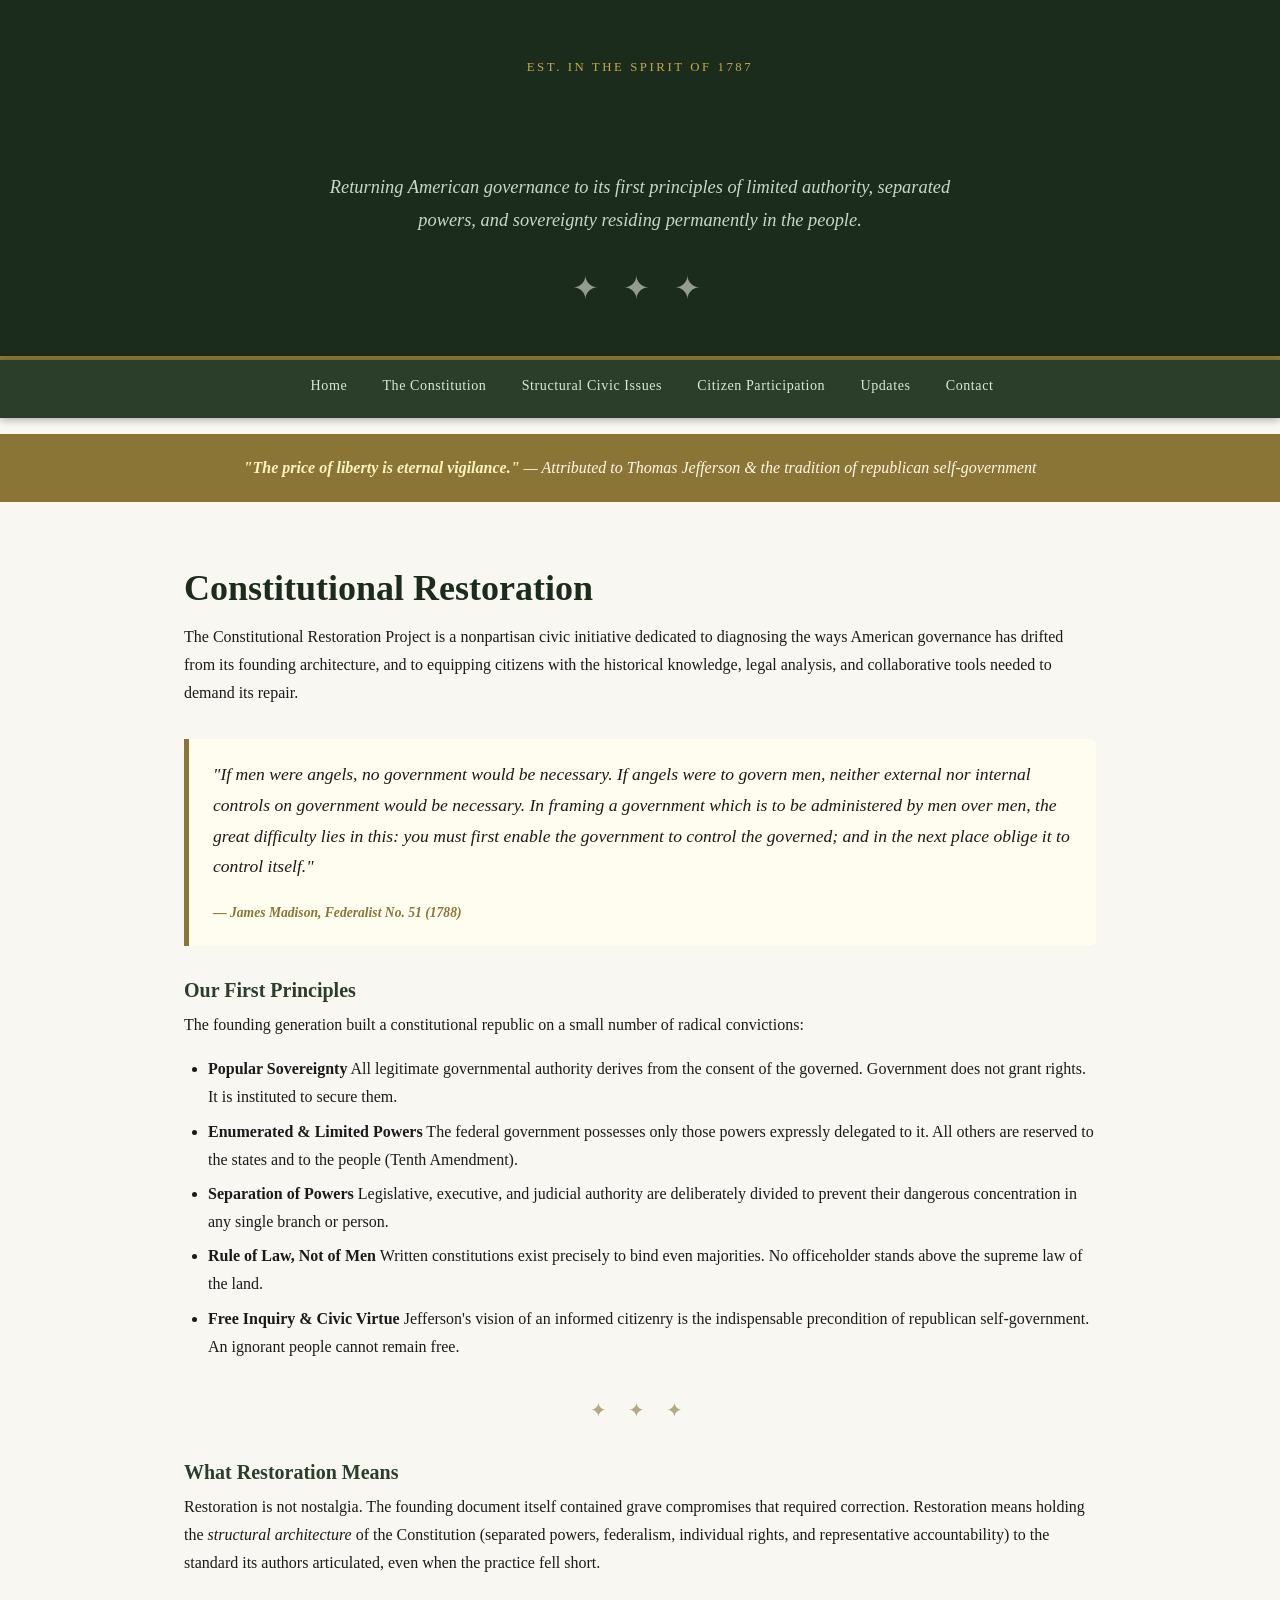
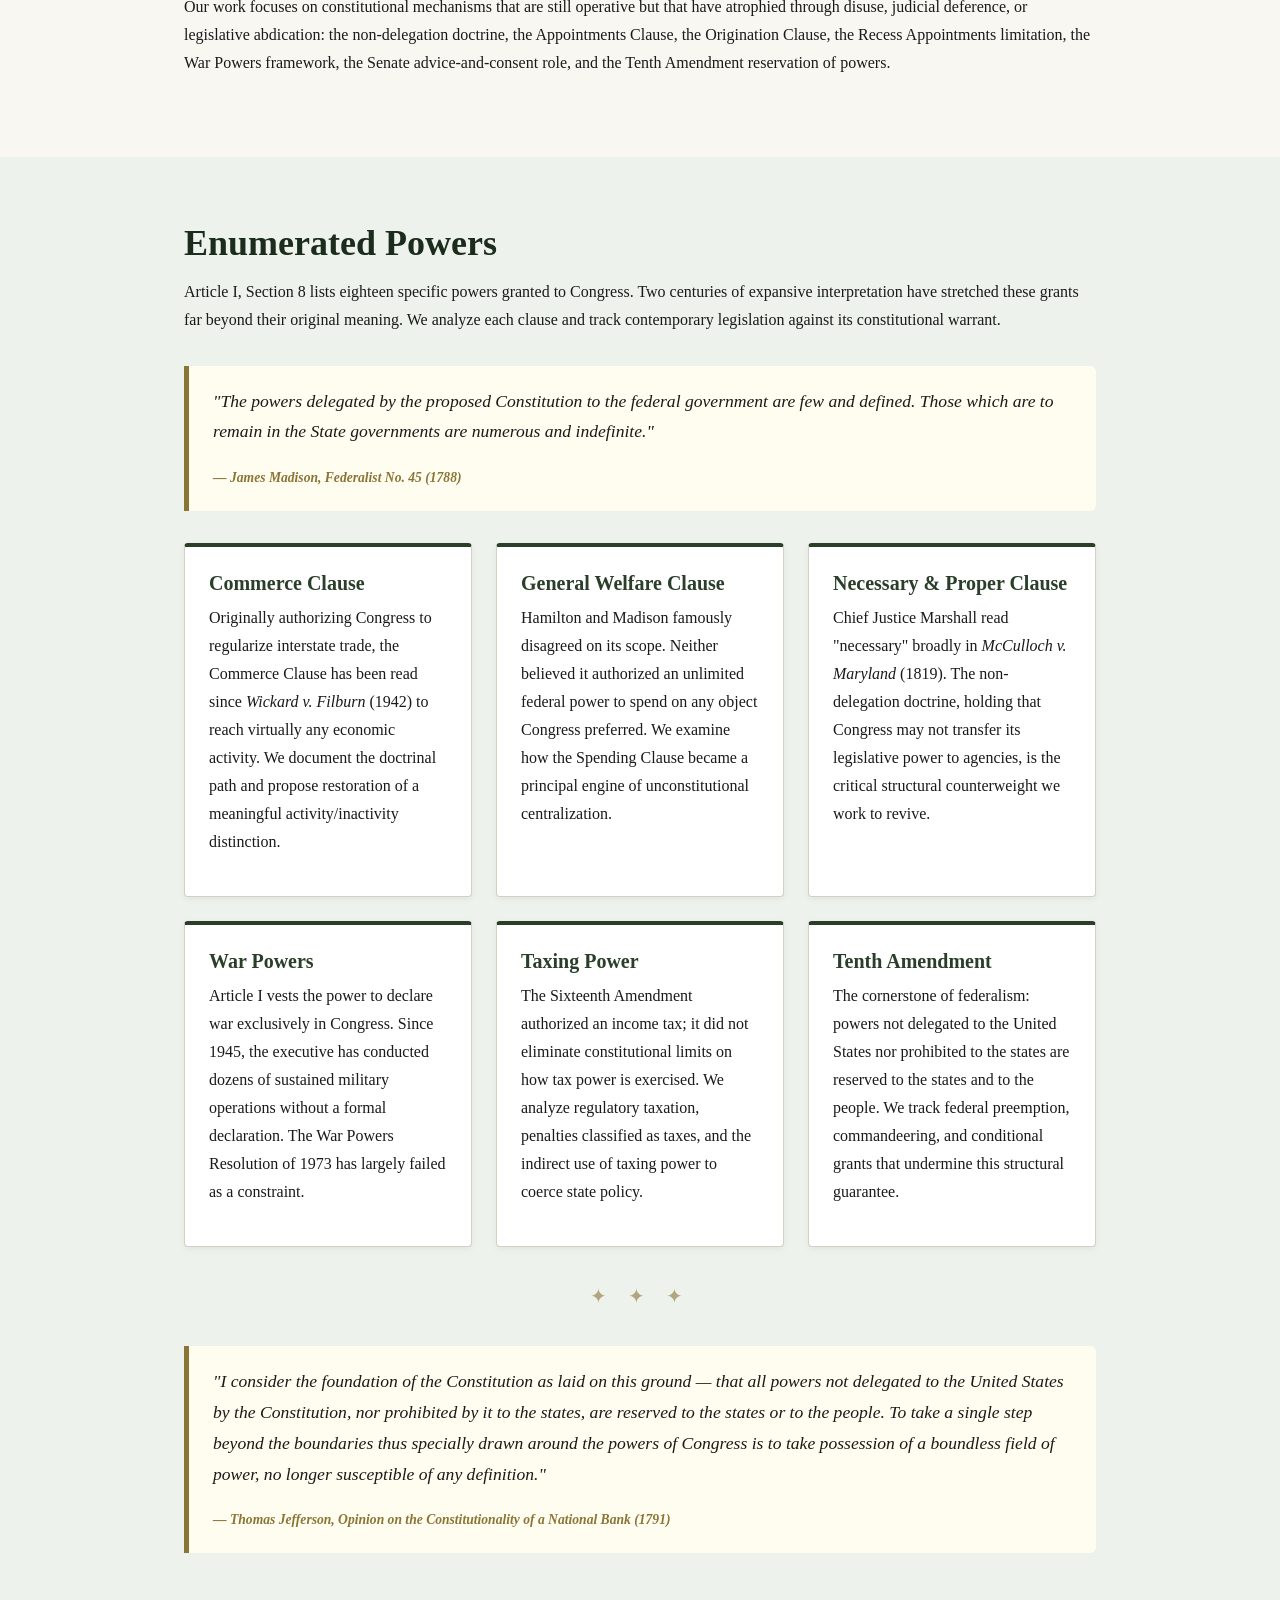
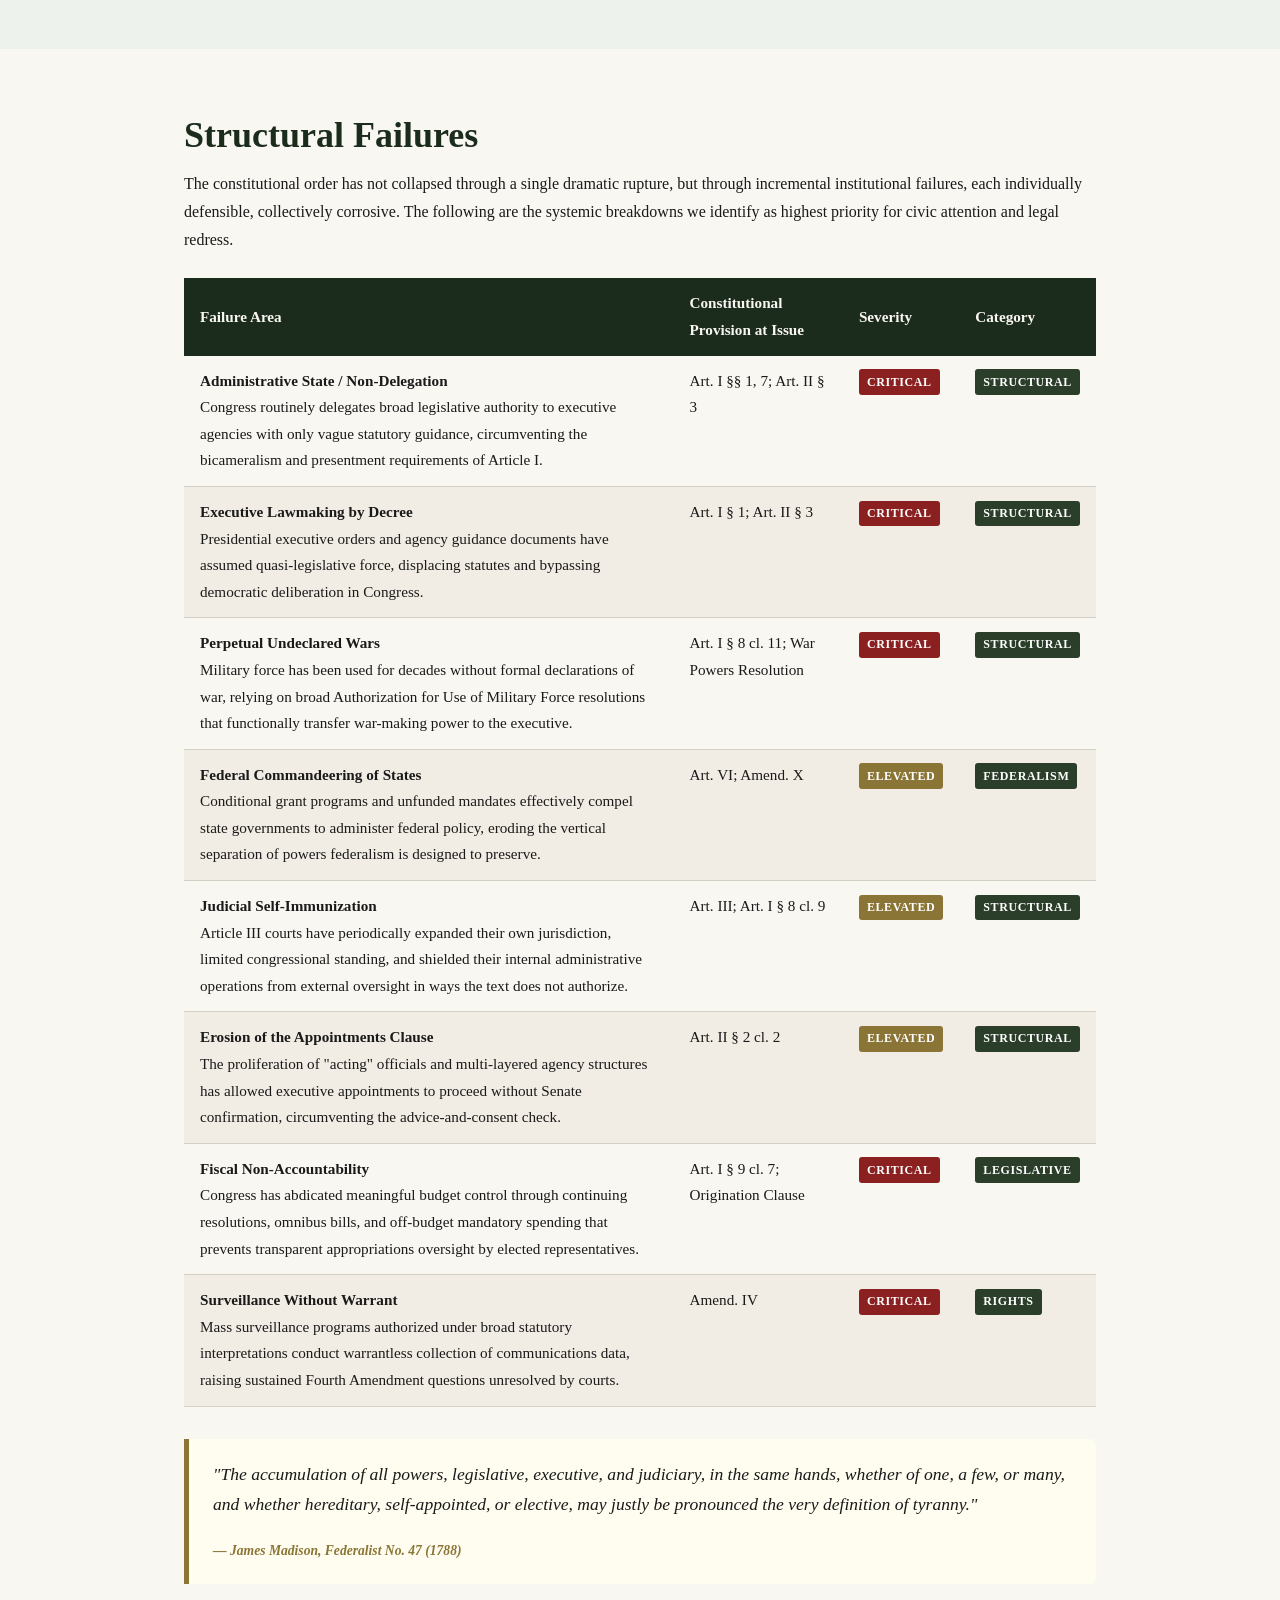
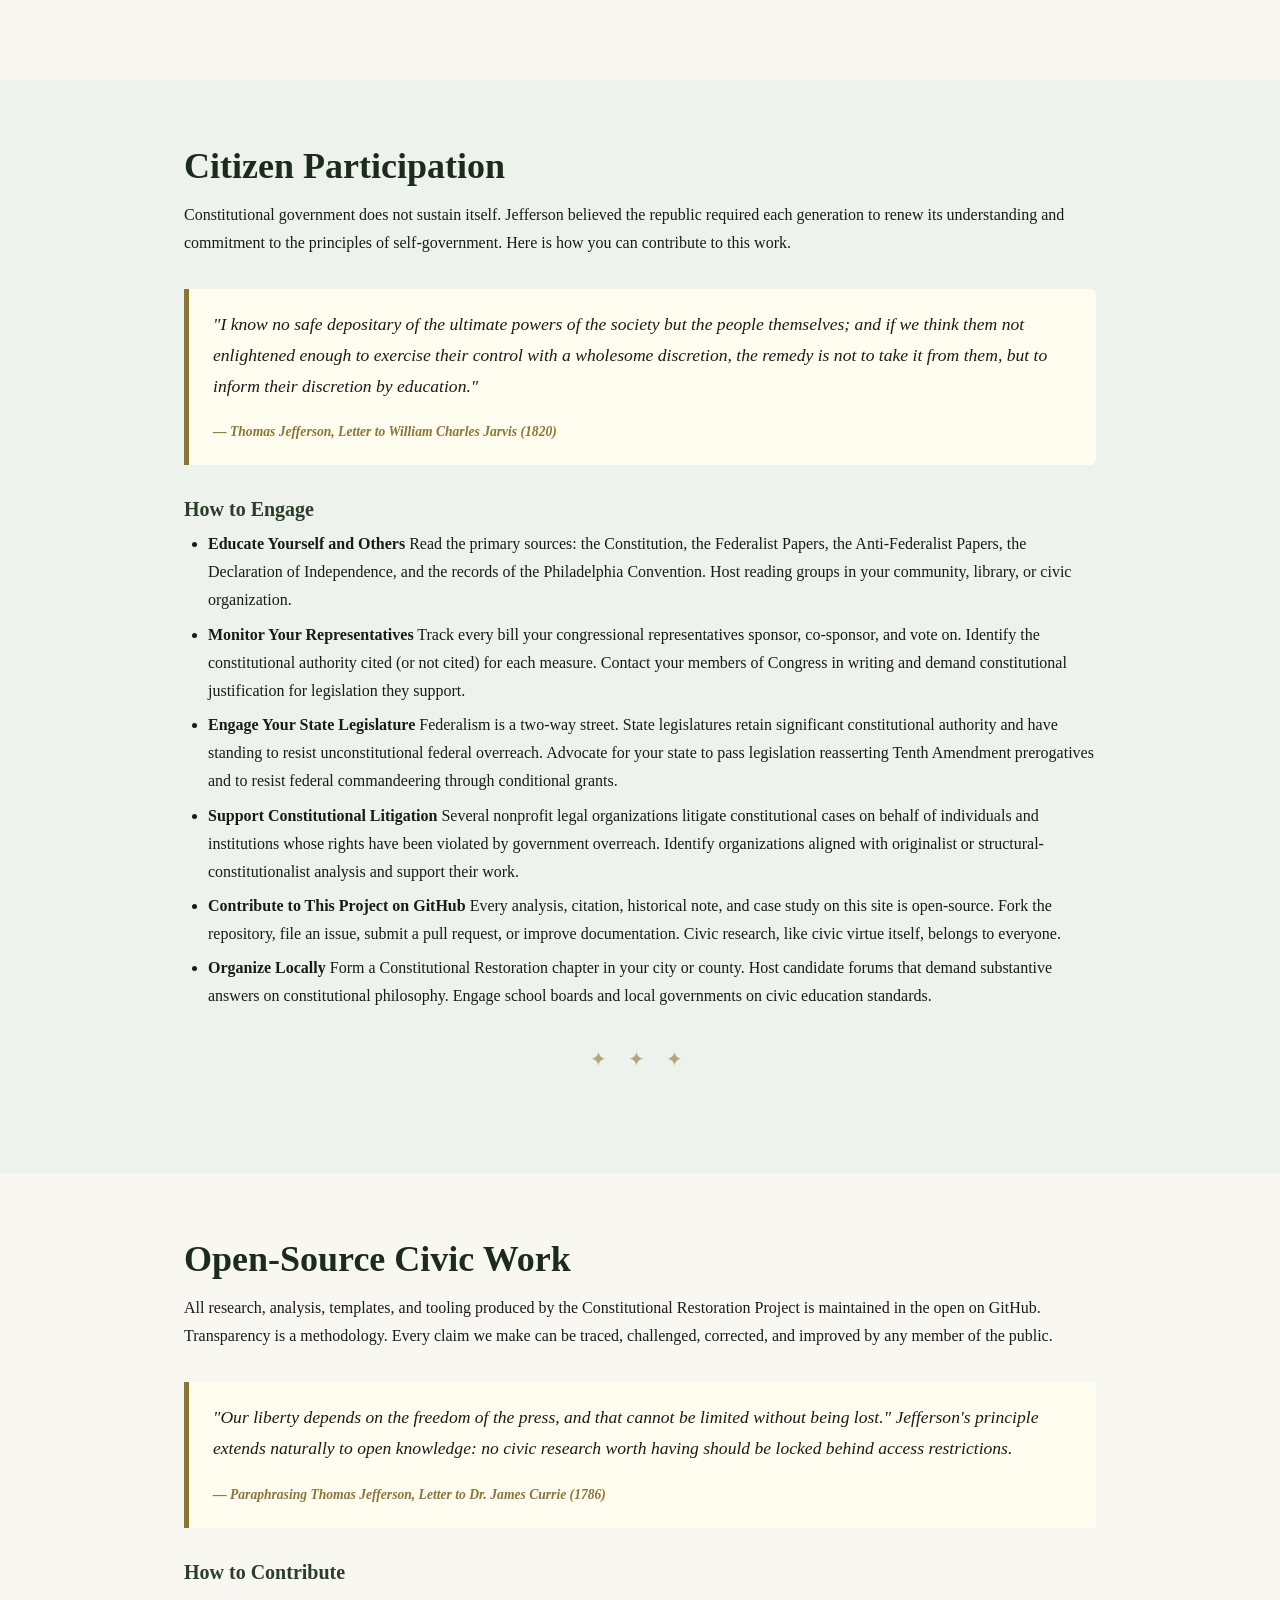
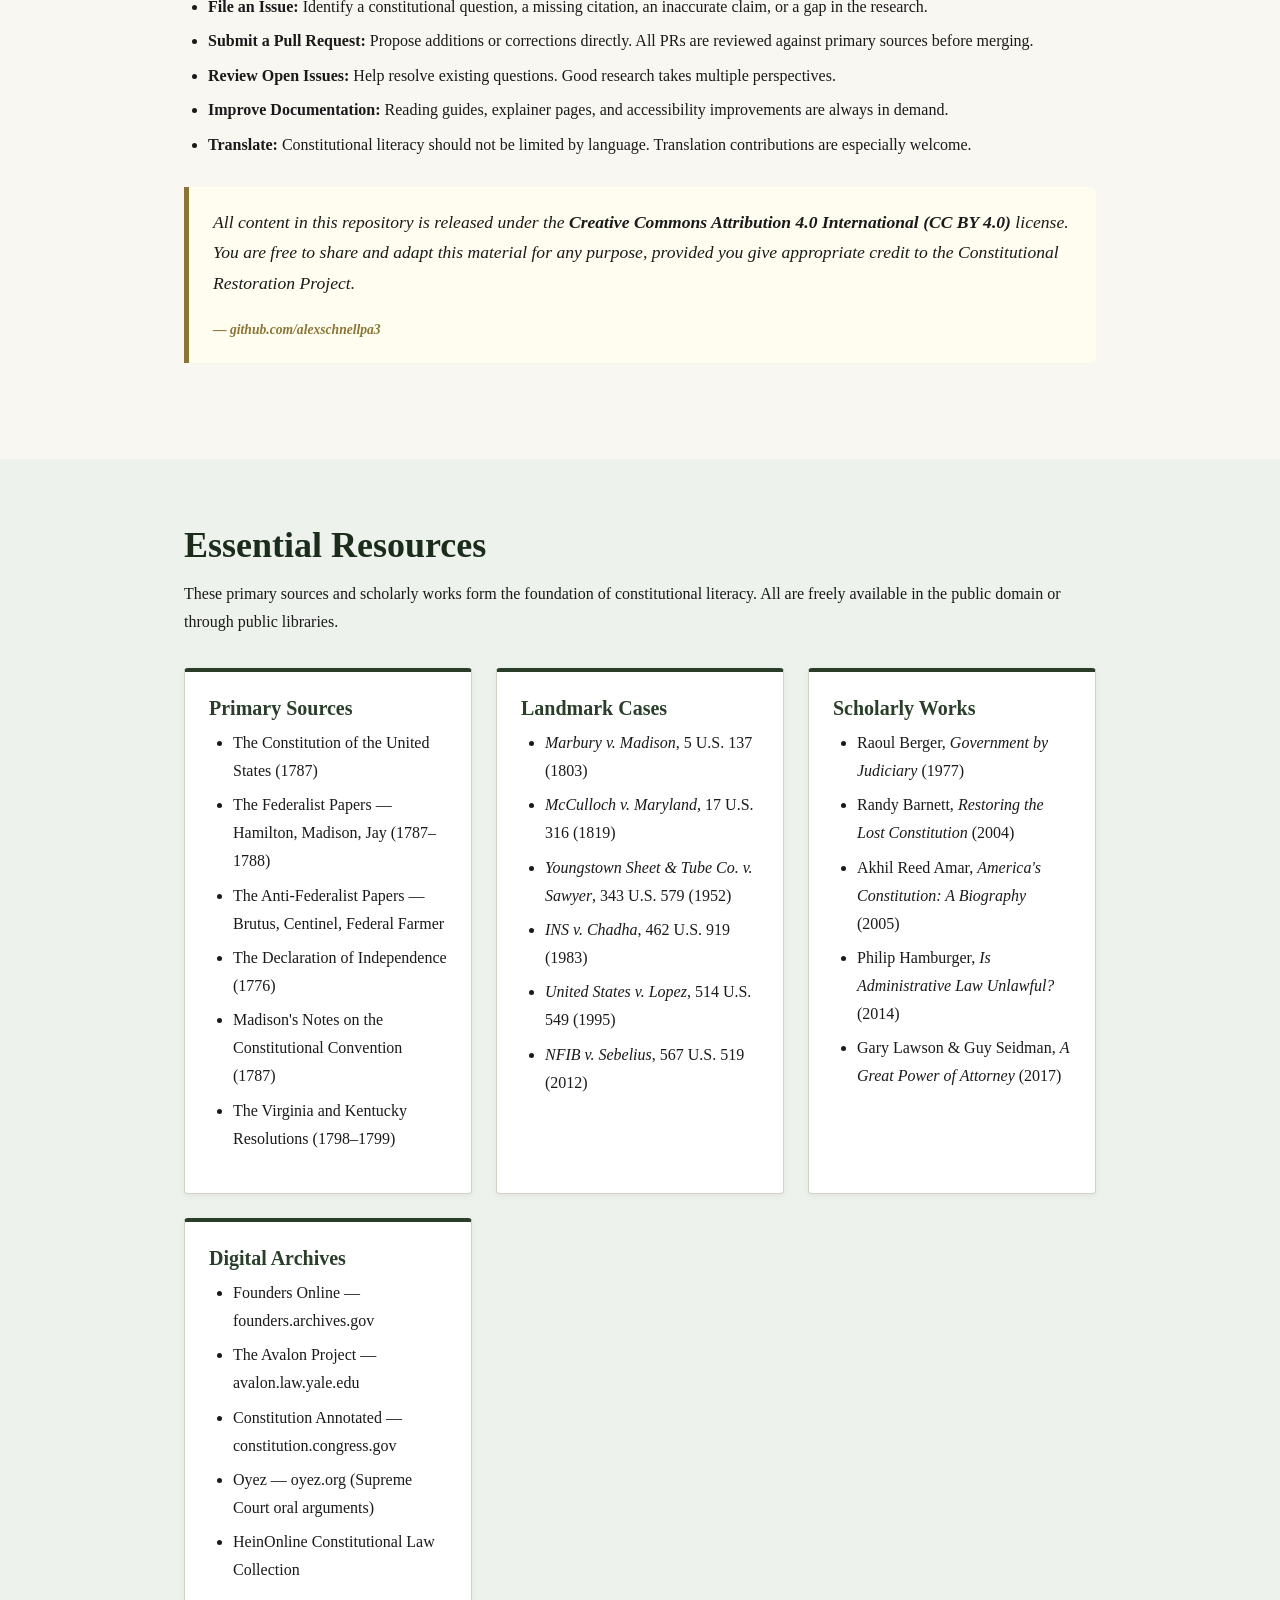
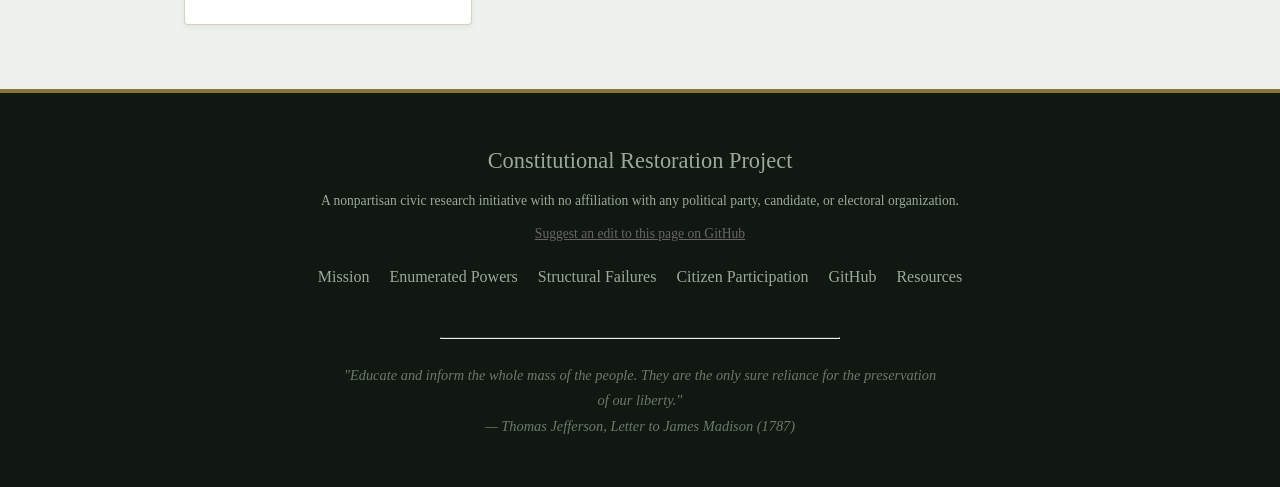
<file: index.html>
<!DOCTYPE html>
<html lang="en">
<head>
  <meta charset="UTF-8" />
  <meta name="viewport" content="width=device-width, initial-scale=1.0" />
  <title>Constitutional Restoration Project</title>
  <meta name="description" content="A citizen-led initiative to restore constitutional governance, enforce enumerated powers, and repair structural failures in American self-government." />
  <link rel="stylesheet" href="css/style.css">
</head>
<body>

<header>
  <p class="eyebrow">Est. in the spirit of 1787</p>
  <h1>Constitutional Restoration Project</h1>
  <p class="tagline">
    Returning American governance to its first principles of limited authority,
    separated powers, and sovereignty residing permanently in the people.
  </p>
  <div class="founding-seal">✦ ✦ ✦</div>
</header>

<nav>
  <ul>
    <li><a href="index.html">Home</a></li>
    <li><a href="constitution.html">The Constitution</a></li>
    <li><a href="pocketbook.html">Structural Civic Issues</a></li>
    <li><a href="grassroots.html">Citizen Participation</a></li>
    <li><a href="twitter.html">Updates</a></li>
    <li><a href="contact.html">Contact</a></li>
  </ul>
</nav>

<div class="hero-band">
  <strong>"The price of liberty is eternal vigilance."</strong>
  — Attributed to Thomas Jefferson &amp; the tradition of republican self-government
</div>

  <main>

    <!-- ===== SECTION 1: MISSION / CONSTITUTIONAL RESTORATION ===== -->
    <section id="mission">
      <div class="container">
        <h2>Constitutional Restoration</h2>
        <p class="section-intro">
          The Constitutional Restoration Project is a nonpartisan civic initiative dedicated to diagnosing the ways American governance has drifted from its founding architecture, and to equipping citizens with the historical knowledge, legal analysis, and collaborative tools needed to demand its repair.
        </p>

        <div class="callout">
          <p>
            "If men were angels, no government would be necessary. If angels were to govern men,
            neither external nor internal controls on government would be necessary. In framing a
            government which is to be administered by men over men, the great difficulty lies in
            this: you must first enable the government to control the governed; and in the next
            place oblige it to control itself."
          </p>
          <cite>— James Madison, Federalist No. 51 (1788)</cite>
        </div>

        <h3>Our First Principles</h3>
        <p>The founding generation built a constitutional republic on a small number of radical convictions:</p>
        <ul class="principles-list">
          <li>
            <div>
              <strong>Popular Sovereignty</strong>
              All legitimate governmental authority derives from the consent of the governed.
              Government does not grant rights. It is instituted to secure them.
            </div>
          </li>
          <li>
            <div>
              <strong>Enumerated &amp; Limited Powers</strong>
              The federal government possesses only those powers expressly delegated to it.
              All others are reserved to the states and to the people (Tenth Amendment).
            </div>
          </li>
          <li>
            <div>
              <strong>Separation of Powers</strong>
              Legislative, executive, and judicial authority are deliberately divided to prevent
              their dangerous concentration in any single branch or person.
            </div>
          </li>
          <li>
            <div>
              <strong>Rule of Law, Not of Men</strong>
              Written constitutions exist precisely to bind even majorities. No officeholder
              stands above the supreme law of the land.
            </div>
          </li>
          <li>
            <div>
              <strong>Free Inquiry &amp; Civic Virtue</strong>
              Jefferson's vision of an informed citizenry is the indispensable precondition of
              republican self-government. An ignorant people cannot remain free.
            </div>
          </li>
        </ul>

        <div class="ornament">✦ ✦ ✦</div>

        <h3>What Restoration Means</h3>
        <p>
          Restoration is not nostalgia. The founding document itself contained grave compromises that required correction. Restoration means holding the <em>structural architecture</em> of the Constitution (separated powers, federalism, individual rights, and representative accountability) to the standard its authors articulated, even when the practice fell short.
        </p>
        <p>
          Our work focuses on constitutional mechanisms that are still operative but that have
          atrophied through disuse, judicial deference, or legislative abdication: the
          non-delegation doctrine, the Appointments Clause, the Origination Clause, the
          Recess Appointments limitation, the War Powers framework, the Senate advice-and-consent
          role, and the Tenth Amendment reservation of powers.
        </p>
      </div>
    </section>

    <!-- ===== SECTION 2: ENUMERATED POWERS ===== -->
    <section id="enumerated-powers">
      <div class="container">
        <h2>Enumerated Powers</h2>
        <p class="section-intro">
          Article I, Section 8 lists eighteen specific powers granted to Congress. Two centuries
          of expansive interpretation have stretched these grants far beyond their original meaning.
          We analyze each clause and track contemporary legislation against its constitutional warrant.
        </p>

        <div class="callout">
          <p>
            "The powers delegated by the proposed Constitution to the federal government are few
            and defined. Those which are to remain in the State governments are numerous and
            indefinite."
          </p>
          <cite>— James Madison, Federalist No. 45 (1788)</cite>
        </div>

        <div class="card-grid">

          <div class="card">
            <h3>Commerce Clause</h3>
            <p>
              Originally authorizing Congress to regularize interstate trade, the Commerce Clause
              has been read since <em>Wickard v. Filburn</em> (1942) to reach virtually any
              economic activity. We document the doctrinal path and propose restoration of a
              meaningful activity/inactivity distinction.
            </p>
          </div>

          <div class="card">
            <h3>General Welfare Clause</h3>
            <p>
              Hamilton and Madison famously disagreed on its scope. Neither believed it authorized
              an unlimited federal power to spend on any object Congress preferred. We examine
              how the Spending Clause became a principal engine of unconstitutional centralization.
            </p>
          </div>

          <div class="card">
            <h3>Necessary &amp; Proper Clause</h3>
            <p>
              Chief Justice Marshall read "necessary" broadly in <em>McCulloch v. Maryland</em>
              (1819). The non-delegation doctrine, holding that Congress may not transfer its
              legislative power to agencies, is the critical structural counterweight we work
              to revive.
            </p>
          </div>

          <div class="card">
            <h3>War Powers</h3>
            <p>
              Article I vests the power to declare war exclusively in Congress. Since 1945, the
              executive has conducted dozens of sustained military operations without a formal
              declaration. The War Powers Resolution of 1973 has largely failed as a constraint.
            </p>
          </div>

          <div class="card">
            <h3>Taxing Power</h3>
            <p>
              The Sixteenth Amendment authorized an income tax; it did not eliminate
              constitutional limits on how tax power is exercised. We analyze regulatory taxation,
              penalties classified as taxes, and the indirect use of taxing power to coerce
              state policy.
            </p>
          </div>

          <div class="card">
            <h3>Tenth Amendment</h3>
            <p>
              The cornerstone of federalism: powers not delegated to the United States nor
              prohibited to the states are reserved to the states and to the people. We track
              federal preemption, commandeering, and conditional grants that undermine this
              structural guarantee.
            </p>
          </div>

        </div>

        <div class="ornament">✦ ✦ ✦</div>

        <div class="callout">
          <p>
            "I consider the foundation of the Constitution as laid on this ground — that all powers
            not delegated to the United States by the Constitution, nor prohibited by it to the
            states, are reserved to the states or to the people. To take a single step beyond
            the boundaries thus specially drawn around the powers of Congress is to take
            possession of a boundless field of power, no longer susceptible of any definition."
          </p>
          <cite>— Thomas Jefferson, Opinion on the Constitutionality of a National Bank (1791)</cite>
        </div>

      </div>
    </section>

    <!-- ===== SECTION 3: STRUCTURAL FAILURES ===== -->
    <section id="structural-failures">
      <div class="container">
        <h2>Structural Failures</h2>
        <p class="section-intro">
          The constitutional order has not collapsed through a single dramatic rupture, but through
          incremental institutional failures, each individually defensible, collectively corrosive.
          The following are the systemic breakdowns we identify as highest priority for civic
          attention and legal redress.
        </p>

        <table class="failure-table" aria-label="Structural failures in constitutional governance">
          <thead>
            <tr>
              <th>Failure Area</th>
              <th>Constitutional Provision at Issue</th>
              <th>Severity</th>
              <th>Category</th>
            </tr>
          </thead>
          <tbody>
            <tr>
              <td><strong>Administrative State / Non-Delegation</strong><br />Congress routinely delegates broad legislative authority to executive agencies with only vague statutory guidance, circumventing the bicameralism and presentment requirements of Article I.</td>
              <td>Art. I §§ 1, 7; Art. II § 3</td>
              <td><span class="badge badge-high">Critical</span></td>
              <td><span class="badge badge-struc">Structural</span></td>
            </tr>
            <tr>
              <td><strong>Executive Lawmaking by Decree</strong><br />Presidential executive orders and agency guidance documents have assumed quasi-legislative force, displacing statutes and bypassing democratic deliberation in Congress.</td>
              <td>Art. I § 1; Art. II § 3</td>
              <td><span class="badge badge-high">Critical</span></td>
              <td><span class="badge badge-struc">Structural</span></td>
            </tr>
            <tr>
              <td><strong>Perpetual Undeclared Wars</strong><br />Military force has been used for decades without formal declarations of war, relying on broad Authorization for Use of Military Force resolutions that functionally transfer war-making power to the executive.</td>
              <td>Art. I § 8 cl. 11; War Powers Resolution</td>
              <td><span class="badge badge-high">Critical</span></td>
              <td><span class="badge badge-struc">Structural</span></td>
            </tr>
            <tr>
              <td><strong>Federal Commandeering of States</strong><br />Conditional grant programs and unfunded mandates effectively compel state governments to administer federal policy, eroding the vertical separation of powers federalism is designed to preserve.</td>
              <td>Art. VI; Amend. X</td>
              <td><span class="badge badge-med">Elevated</span></td>
              <td><span class="badge badge-struc">Federalism</span></td>
            </tr>
            <tr>
              <td><strong>Judicial Self-Immunization</strong><br />Article III courts have periodically expanded their own jurisdiction, limited congressional standing, and shielded their internal administrative operations from external oversight in ways the text does not authorize.</td>
              <td>Art. III; Art. I § 8 cl. 9</td>
              <td><span class="badge badge-med">Elevated</span></td>
              <td><span class="badge badge-struc">Structural</span></td>
            </tr>
            <tr>
              <td><strong>Erosion of the Appointments Clause</strong><br />The proliferation of "acting" officials and multi-layered agency structures has allowed executive appointments to proceed without Senate confirmation, circumventing the advice-and-consent check.</td>
              <td>Art. II § 2 cl. 2</td>
              <td><span class="badge badge-med">Elevated</span></td>
              <td><span class="badge badge-struc">Structural</span></td>
            </tr>
            <tr>
              <td><strong>Fiscal Non-Accountability</strong><br />Congress has abdicated meaningful budget control through continuing resolutions, omnibus bills, and off-budget mandatory spending that prevents transparent appropriations oversight by elected representatives.</td>
              <td>Art. I § 9 cl. 7; Origination Clause</td>
              <td><span class="badge badge-high">Critical</span></td>
              <td><span class="badge badge-struc">Legislative</span></td>
            </tr>
            <tr>
              <td><strong>Surveillance Without Warrant</strong><br />Mass surveillance programs authorized under broad statutory interpretations conduct warrantless collection of communications data, raising sustained Fourth Amendment questions unresolved by courts.</td>
              <td>Amend. IV</td>
              <td><span class="badge badge-high">Critical</span></td>
              <td><span class="badge badge-struc">Rights</span></td>
            </tr>
          </tbody>
        </table>

        <div class="callout" style="margin-top: 2rem;">
          <p>
            "The accumulation of all powers, legislative, executive, and judiciary, in the same
            hands, whether of one, a few, or many, and whether hereditary, self-appointed, or
            elective, may justly be pronounced the very definition of tyranny."
          </p>
          <cite>— James Madison, Federalist No. 47 (1788)</cite>
        </div>

      </div>
    </section>

    <!-- ===== SECTION 4: CITIZEN PARTICIPATION ===== -->
    <section id="participation">
      <div class="container">
        <h2>Citizen Participation</h2>
        <p class="section-intro">
          Constitutional government does not sustain itself. Jefferson believed the republic
          required each generation to renew its understanding and commitment to the
          principles of self-government. Here is how you can contribute to this work.
        </p>

        <div class="callout">
          <p>
            "I know no safe depositary of the ultimate powers of the society but the people
            themselves; and if we think them not enlightened enough to exercise their control
            with a wholesome discretion, the remedy is not to take it from them, but to
            inform their discretion by education."
          </p>
          <cite>— Thomas Jefferson, Letter to William Charles Jarvis (1820)</cite>
        </div>

        <h3>How to Engage</h3>
        <ul class="steps">
          <li>
            <strong>Educate Yourself and Others</strong>
            Read the primary sources: the Constitution, the Federalist Papers, the Anti-Federalist
            Papers, the Declaration of Independence, and the records of the Philadelphia Convention.
            Host reading groups in your community, library, or civic organization.
          </li>
          <li>
            <strong>Monitor Your Representatives</strong>
            Track every bill your congressional representatives sponsor, co-sponsor, and vote on.
            Identify the constitutional authority cited (or not cited) for each measure. Contact
            your members of Congress in writing and demand constitutional justification for
            legislation they support.
          </li>
          <li>
            <strong>Engage Your State Legislature</strong>
            Federalism is a two-way street. State legislatures retain significant constitutional
            authority and have standing to resist unconstitutional federal overreach. Advocate for
            your state to pass legislation reasserting Tenth Amendment prerogatives and to resist
            federal commandeering through conditional grants.
          </li>
          <li>
            <strong>Support Constitutional Litigation</strong>
            Several nonprofit legal organizations litigate constitutional cases on behalf of
            individuals and institutions whose rights have been violated by government overreach.
            Identify organizations aligned with originalist or structural-constitutionalist
            analysis and support their work.
          </li>
          <li>
            <strong>Contribute to This Project on GitHub</strong>
            Every analysis, citation, historical note, and case study on this site is
            open-source. Fork the repository, file an issue, submit a pull request, or improve
            documentation. Civic research, like civic virtue itself, belongs to everyone.
          </li>
          <li>
            <strong>Organize Locally</strong>
            Form a Constitutional Restoration chapter in your city or county. Host candidate
            forums that demand substantive answers on constitutional philosophy. Engage school
            boards and local governments on civic education standards.
          </li>
        </ul>

        <div class="ornament">✦ ✦ ✦</div>
      </div>
    </section>

    <!-- ===== SECTION 5: GITHUB INVOLVEMENT ===== -->
    <section id="github">
      <div class="container">
        <h2>Open-Source Civic Work</h2>
        <p class="section-intro">
          All research, analysis, templates, and tooling produced by the Constitutional Restoration Project is maintained in the open on GitHub. Transparency is a methodology. Every claim we make can be traced, challenged, corrected, and improved by any member of the public.
        </p>

        <div class="callout">
          <p>
            "Our liberty depends on the freedom of the press, and that cannot be limited without
            being lost." Jefferson's principle extends naturally to open knowledge: no civic
            research worth having should be locked behind access restrictions.
          </p>
          <cite>— Paraphrasing Thomas Jefferson, Letter to Dr. James Currie (1786)</cite>
        </div>

        <h3 style="margin-top: 2rem;">How to Contribute</h3>
        <ul>
          <li><strong>File an Issue:</strong> Identify a constitutional question, a missing citation, an inaccurate claim, or a gap in the research.</li>
          <li><strong>Submit a Pull Request:</strong> Propose additions or corrections directly. All PRs are reviewed against primary sources before merging.</li>
          <li><strong>Review Open Issues:</strong> Help resolve existing questions. Good research takes multiple perspectives.</li>
          <li><strong>Improve Documentation:</strong> Reading guides, explainer pages, and accessibility improvements are always in demand.</li>
          <li><strong>Translate:</strong> Constitutional literacy should not be limited by language. Translation contributions are especially welcome.</li>
        </ul>

        <div class="callout" style="margin-top: 1.75rem;">
          <p>
            All content in this repository is released under the
            <strong>Creative Commons Attribution 4.0 International (CC BY 4.0)</strong> license.
            You are free to share and adapt this material for any purpose, provided you give
            appropriate credit to the Constitutional Restoration Project.
          </p>
          <cite>— github.com/alexschnellpa3</cite>
        </div>

      </div>
    </section>

    <!-- ===== SECTION 6: RESOURCES ===== -->
    <section id="resources">
      <div class="container">
        <h2>Essential Resources</h2>
        <p class="section-intro">
          These primary sources and scholarly works form the foundation of constitutional literacy.
          All are freely available in the public domain or through public libraries.
        </p>

        <div class="card-grid">
          <div class="card">
            <h3>Primary Sources</h3>
            <ul>
              <li>The Constitution of the United States (1787)</li>
              <li>The Federalist Papers — Hamilton, Madison, Jay (1787–1788)</li>
              <li>The Anti-Federalist Papers — Brutus, Centinel, Federal Farmer</li>
              <li>The Declaration of Independence (1776)</li>
              <li>Madison's Notes on the Constitutional Convention (1787)</li>
              <li>The Virginia and Kentucky Resolutions (1798–1799)</li>
            </ul>
          </div>
          <div class="card">
            <h3>Landmark Cases</h3>
            <ul>
              <li><em>Marbury v. Madison</em>, 5 U.S. 137 (1803)</li>
              <li><em>McCulloch v. Maryland</em>, 17 U.S. 316 (1819)</li>
              <li><em>Youngstown Sheet &amp; Tube Co. v. Sawyer</em>, 343 U.S. 579 (1952)</li>
              <li><em>INS v. Chadha</em>, 462 U.S. 919 (1983)</li>
              <li><em>United States v. Lopez</em>, 514 U.S. 549 (1995)</li>
              <li><em>NFIB v. Sebelius</em>, 567 U.S. 519 (2012)</li>
            </ul>
          </div>
          <div class="card">
            <h3>Scholarly Works</h3>
            <ul>
              <li>Raoul Berger, <em>Government by Judiciary</em> (1977)</li>
              <li>Randy Barnett, <em>Restoring the Lost Constitution</em> (2004)</li>
              <li>Akhil Reed Amar, <em>America's Constitution: A Biography</em> (2005)</li>
              <li>Philip Hamburger, <em>Is Administrative Law Unlawful?</em> (2014)</li>
              <li>Gary Lawson &amp; Guy Seidman, <em>A Great Power of Attorney</em> (2017)</li>
            </ul>
          </div>
          <div class="card">
            <h3>Digital Archives</h3>
            <ul>
              <li>Founders Online — founders.archives.gov</li>
              <li>The Avalon Project — avalon.law.yale.edu</li>
              <li>Constitution Annotated — constitution.congress.gov</li>
              <li>Oyez — oyez.org (Supreme Court oral arguments)</li>
              <li>HeinOnline Constitutional Law Collection</li>
            </ul>
          </div>
        </div>

      </div>
    </section>

  </main>

<footer>
  <div class="footer-logo">Constitutional Restoration Project</div>
  <p>A nonpartisan civic research initiative with no affiliation with any political party,
     candidate, or electoral organization.</p>
  <a href="https://github.com/alexschnellpa3/alexschnellpa3.github.io/edit/main/index.html" style="font-size: 0.85em; color: #666;">
      Suggest an edit to this page on GitHub
  </a>
  <ul class="footer-links">
    <li><a href="#mission">Mission</a></li>
    <li><a href="#enumerated-powers">Enumerated Powers</a></li>
    <li><a href="#structural-failures">Structural Failures</a></li>
    <li><a href="#participation">Citizen Participation</a></li>
    <li><a href="#github">GitHub</a></li>
    <li><a href="#resources">Resources</a></li>
  </ul>
  <hr class="footer-divider" />
  <p class="founding-quote">
    "Educate and inform the whole mass of the people. They are the only sure
    reliance for the preservation of our liberty."<br />
    <em>— Thomas Jefferson, Letter to James Madison (1787)</em>
  </p>
</footer>

</body>
</html>
</file>
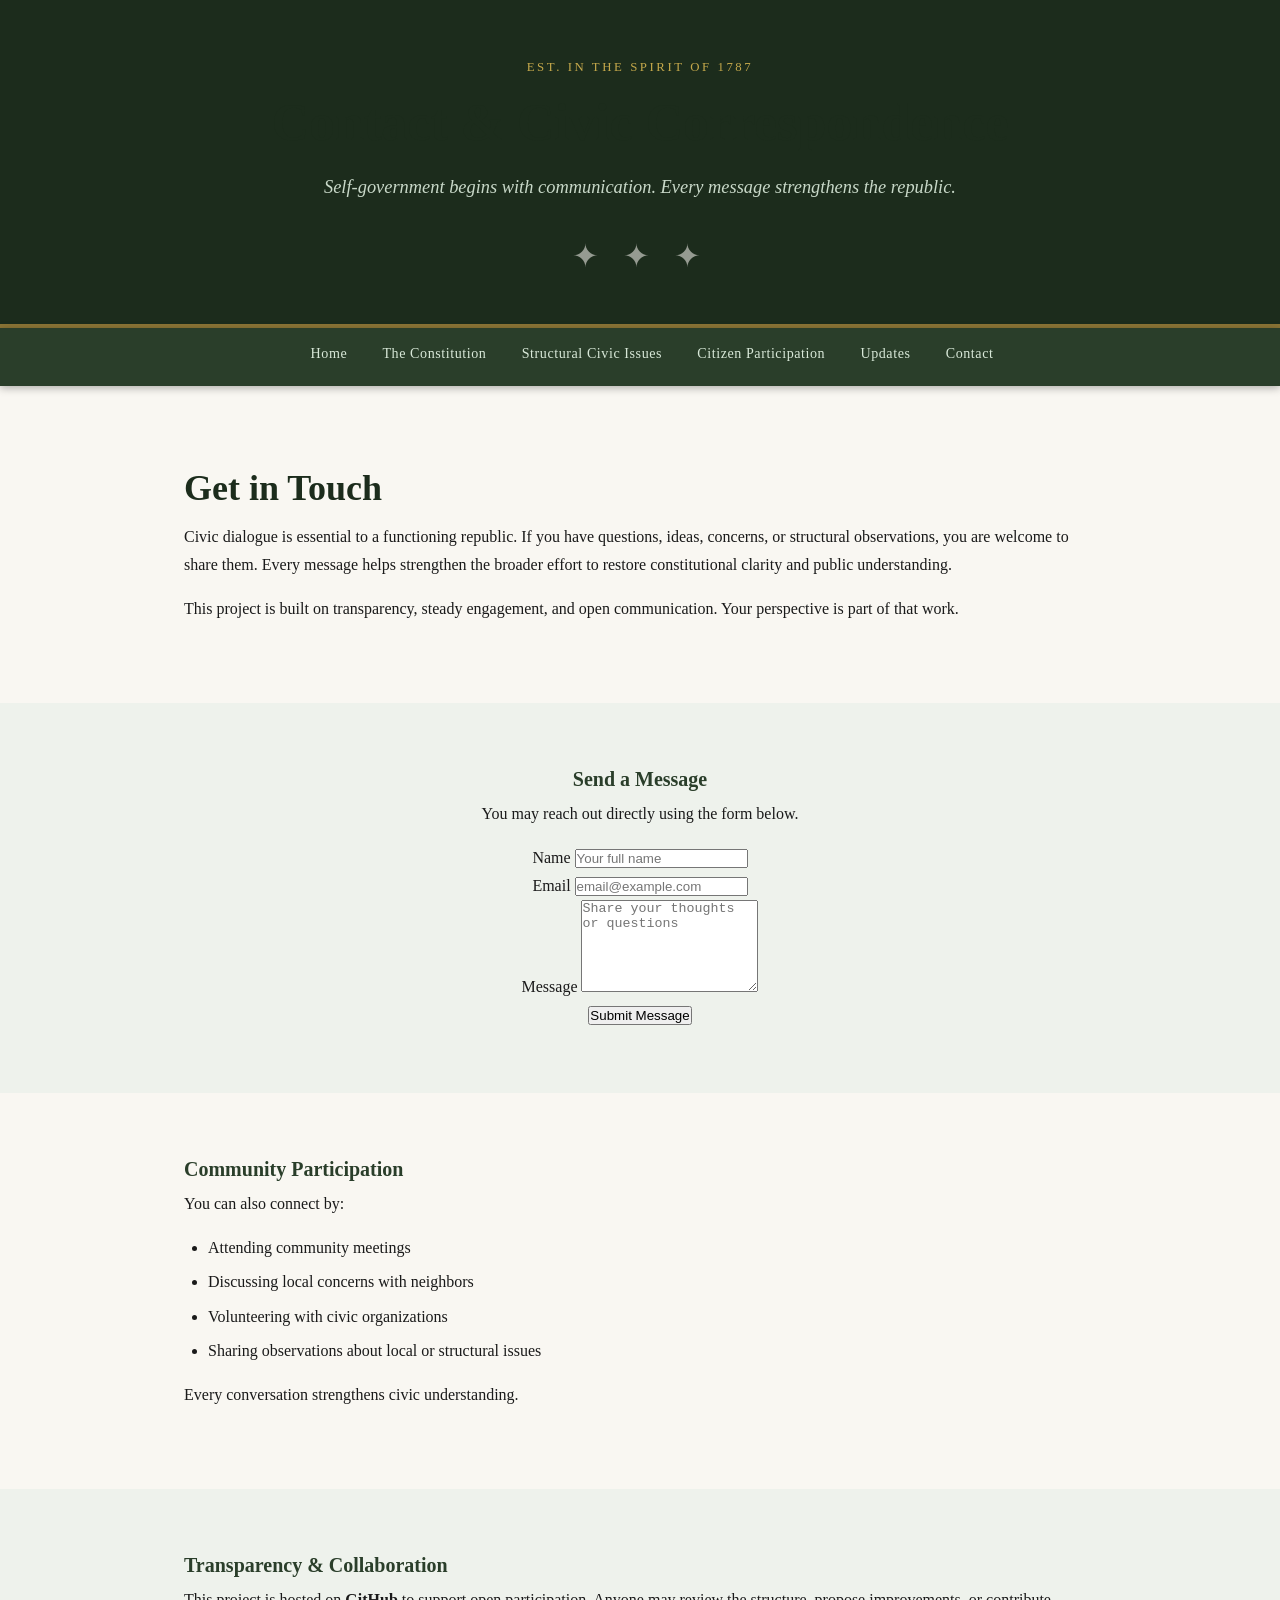
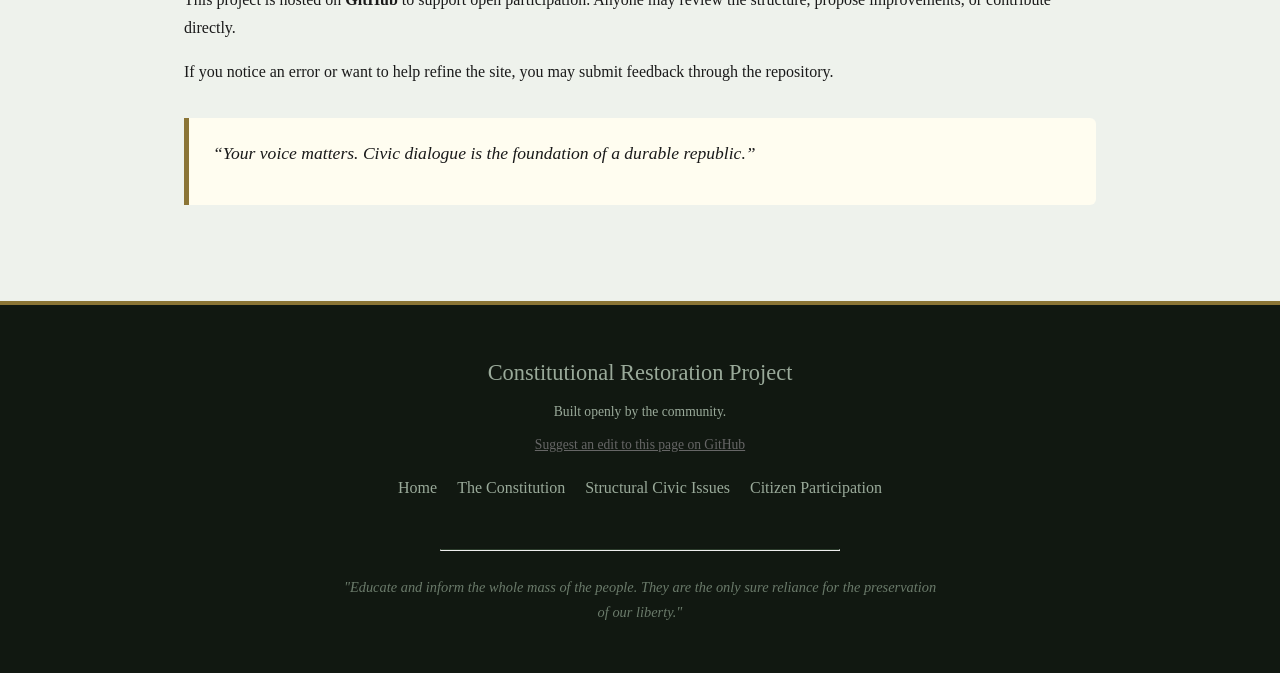
<file: contact.html>
<!DOCTYPE html>
<html lang="en">
<head>
  <meta charset="UTF-8">
  <title>Contact | Constitutional Restoration Project</title>
  <meta name="viewport" content="width=device-width, initial-scale=1.0">

  <meta name="description" content="A civic contact page for sharing ideas, questions, and structural concerns. Built openly and collaboratively.">
  <link rel="stylesheet" href="css/style.css">
</head>
<body>

<header>
  <p class="eyebrow">Est. in the spirit of 1787</p>
  <h1>Contact & Civic Correspondence</h1>
  <p class="tagline">
    Self-government begins with communication. Every message strengthens the republic.
  </p>
  <div class="founding-seal">✦ ✦ ✦</div>
</header>

<nav>
  <ul>
    <li><a href="index.html">Home</a></li>
    <li><a href="constitution.html">The Constitution</a></li>
    <li><a href="pocketbook.html">Structural Civic Issues</a></li>
    <li><a href="grassroots.html">Citizen Participation</a></li>
    <li><a href="twitter.html">Updates</a></li>
    <li><a href="contact.html">Contact</a></li>
  </ul>
</nav>

<main>

<section>
  <div class="container">
    <h2>Get in Touch</h2>
    <p>
      Civic dialogue is essential to a functioning republic. If you have questions, ideas,
      concerns, or structural observations, you are welcome to share them. Every message helps
      strengthen the broader effort to restore constitutional clarity and public understanding.
    </p>
    <p>
      This project is built on transparency, steady engagement, and open communication. Your
      perspective is part of that work.
    </p>
  </div>
</section>

  <!-- Contact Form -->
  <section>
    <div class="container" style="text-align: center;">
    <h3>Send a Message</h3>
    <p class="subtle">
      You may reach out directly using the form below.
    </p>

    <form action="https://api.web3forms.com/submit" method="POST" id="contactForm" enctype="multipart/form-data">

      <input type="hidden" name="access_key" value="2702eff7-2239-4a67-a23a-99ef6f7c5048">

      <div class="form-group">
        <label for="name">Name</label>
        <input type="text" id="name" name="name" required placeholder="Your full name">
      </div>

      <div class="form-group">
        <label for="email">Email</label>
        <input type="email" id="email" name="email" required placeholder="email@example.com">
      </div>

      <div class="form-group">
        <label for="message">Message</label>
        <textarea id="message" name="message" rows="6" required placeholder="Share your thoughts or questions"></textarea>
      </div>

      <div id="result" style="display: none; padding: 10px; margin-bottom: 1rem; border-radius: 4px; text-align: center;"></div>

      <button type="submit" id="submitBtn" class="button-style">Submit Message</button>
    </form>
	</div>
  </section>

<section>
	<div class="container">
      <h3>Community Participation</h3>
      <p class="subtle">You can also connect by:</p>
      <ul class="participation-list">
        <li>Attending community meetings</li>
        <li>Discussing local concerns with neighbors</li>
        <li>Volunteering with civic organizations</li>
        <li>Sharing observations about local or structural issues</li>
      </ul>
      <p class="sidebar-note">
        Every conversation strengthens civic understanding.
      </p>
	</div>
</section>

<section>
<div class="container">
      <h3>Transparency & Collaboration</h3>
      <p>
        This project is hosted on <strong>GitHub</strong> to support open participation. Anyone may
        review the structure, propose improvements, or contribute directly.
      </p>
      <p>
        If you notice an error or want to help refine the site, you may submit feedback through the
        repository.
      </p>
	  </div>

<div class="container">
    <div class="callout">
      <p>
    “Your voice matters. Civic dialogue is the foundation of a durable republic.”
  </p>
  </div>
</section>

</main>

<footer>
  <div class="footer-logo">Constitutional Restoration Project</div>
  <p>Built openly by the community.</p>
  <a href="https://github.com/alexschnellpa3/alexschnellpa3.github.io/edit/main/contact.html"
     style="font-size: 0.85em; color: #666;">
    Suggest an edit to this page on GitHub
  </a>
  <ul class="footer-links">
    <li><a href="index.html">Home</a></li>
    <li><a href="constitution.html">The Constitution</a></li>
    <li><a href="pocketbook.html">Structural Civic Issues</a></li>
    <li><a href="grassroots.html">Citizen Participation</a></li>
  </ul>
  <hr class="footer-divider" />
  <p class="founding-quote">
    "Educate and inform the whole mass of the people. They are the only sure
    reliance for the preservation of our liberty."
  </p>
</footer>

<script>
const form = document.getElementById('contactForm');
const result = document.getElementById('result');
const submitBtn = document.getElementById('submitBtn');

form.addEventListener('submit', function(e) {
  e.preventDefault();

  const formData = new FormData(form);

  submitBtn.disabled = true;
  submitBtn.innerText = "Sending...";
  result.style.display = "block";
  result.style.backgroundColor = "#f1f5f9";
  result.innerText = "Please wait...";

  fetch('https://api.web3forms.com/submit', {
      method: 'POST',
      body: formData
  })
  .then(async (response) => {
      let json = await response.json();
      if (response.status == 200) {
          result.style.backgroundColor = "#dcfce7";
          result.style.color = "#166534";
          result.innerText = "Message sent! Thank you for reaching out.";
          form.reset();
      } else {
          result.style.backgroundColor = "#fee2e2";
          result.style.color = "#991b1b";
          result.innerText = json.message || "Something went wrong.";
      }
  })
  .catch(error => {
      result.innerText = "Something went wrong. Please try again later.";
  })
  .finally(() => {
      submitBtn.disabled = false;
      submitBtn.innerText = "Submit Message";
      setTimeout(() => {
          result.style.display = "none";
      }, 5000);
  });
});
</script>

</body>
</html>
</file>
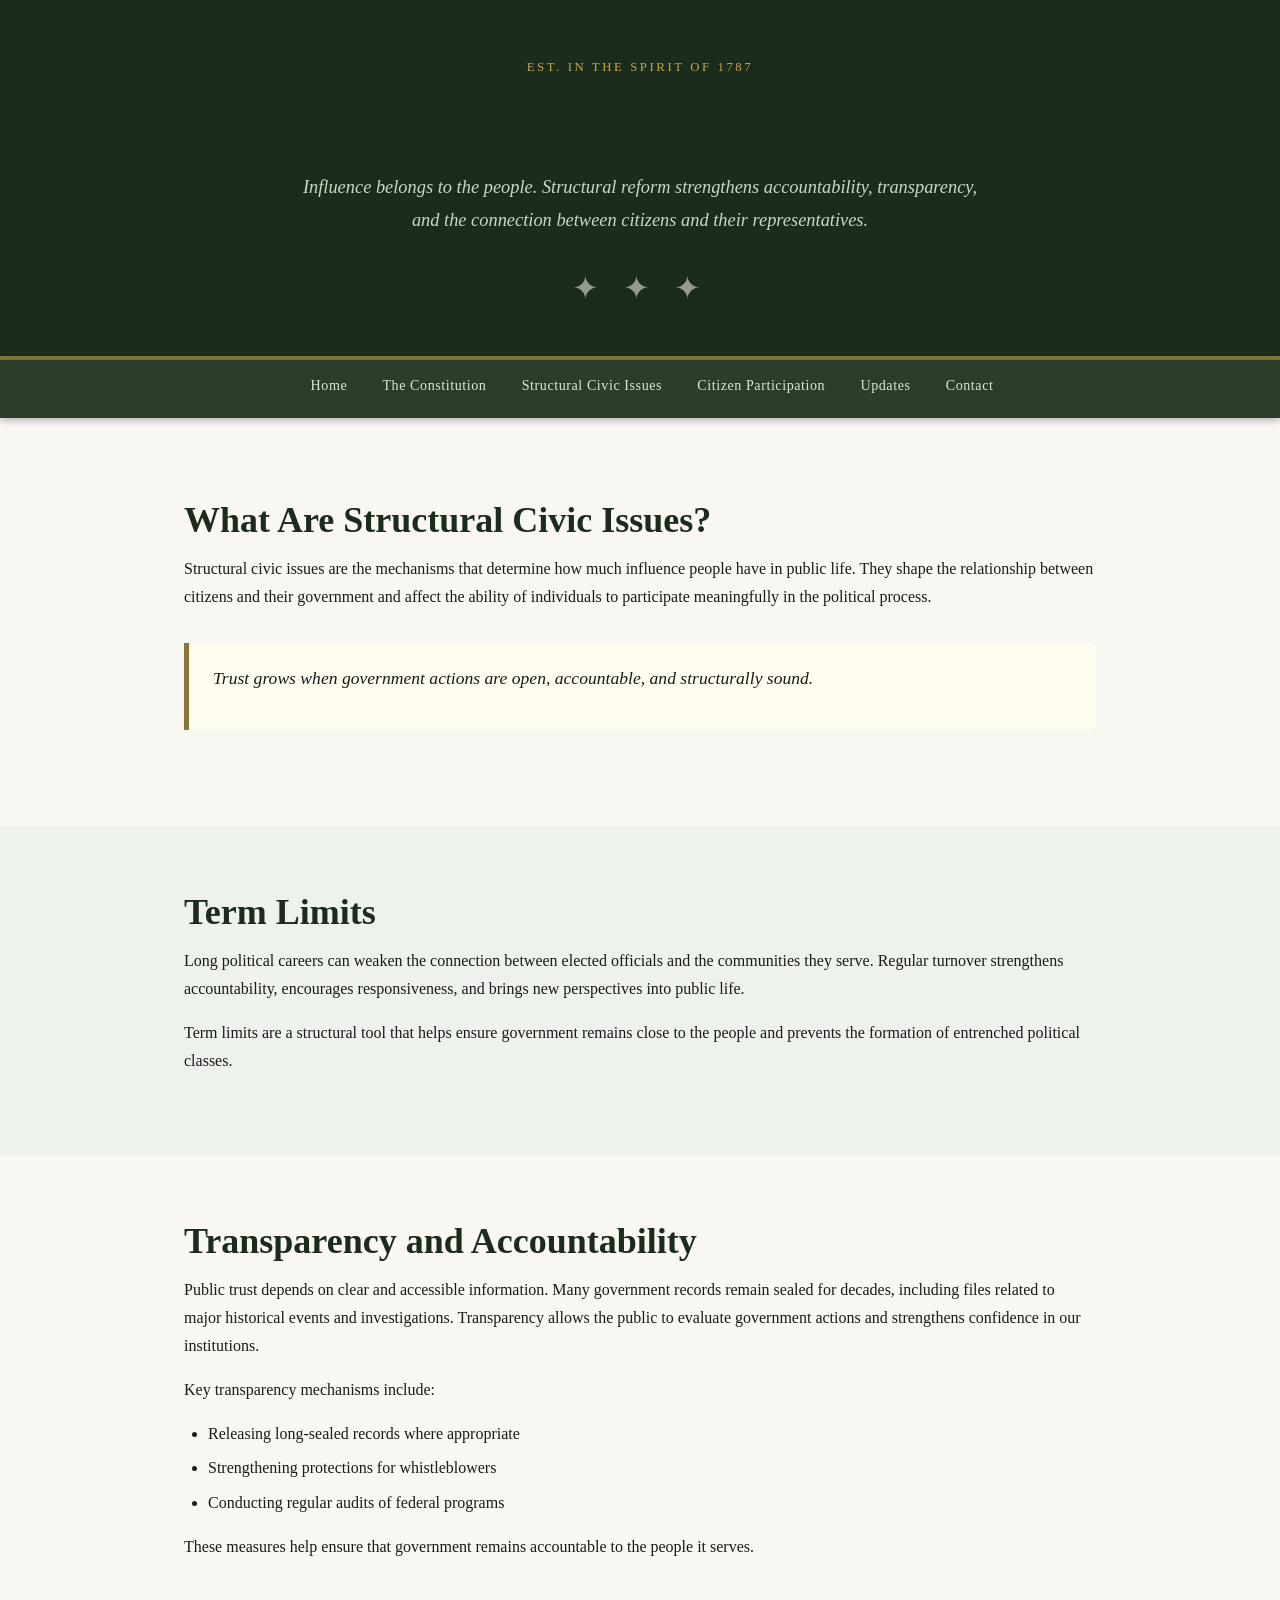
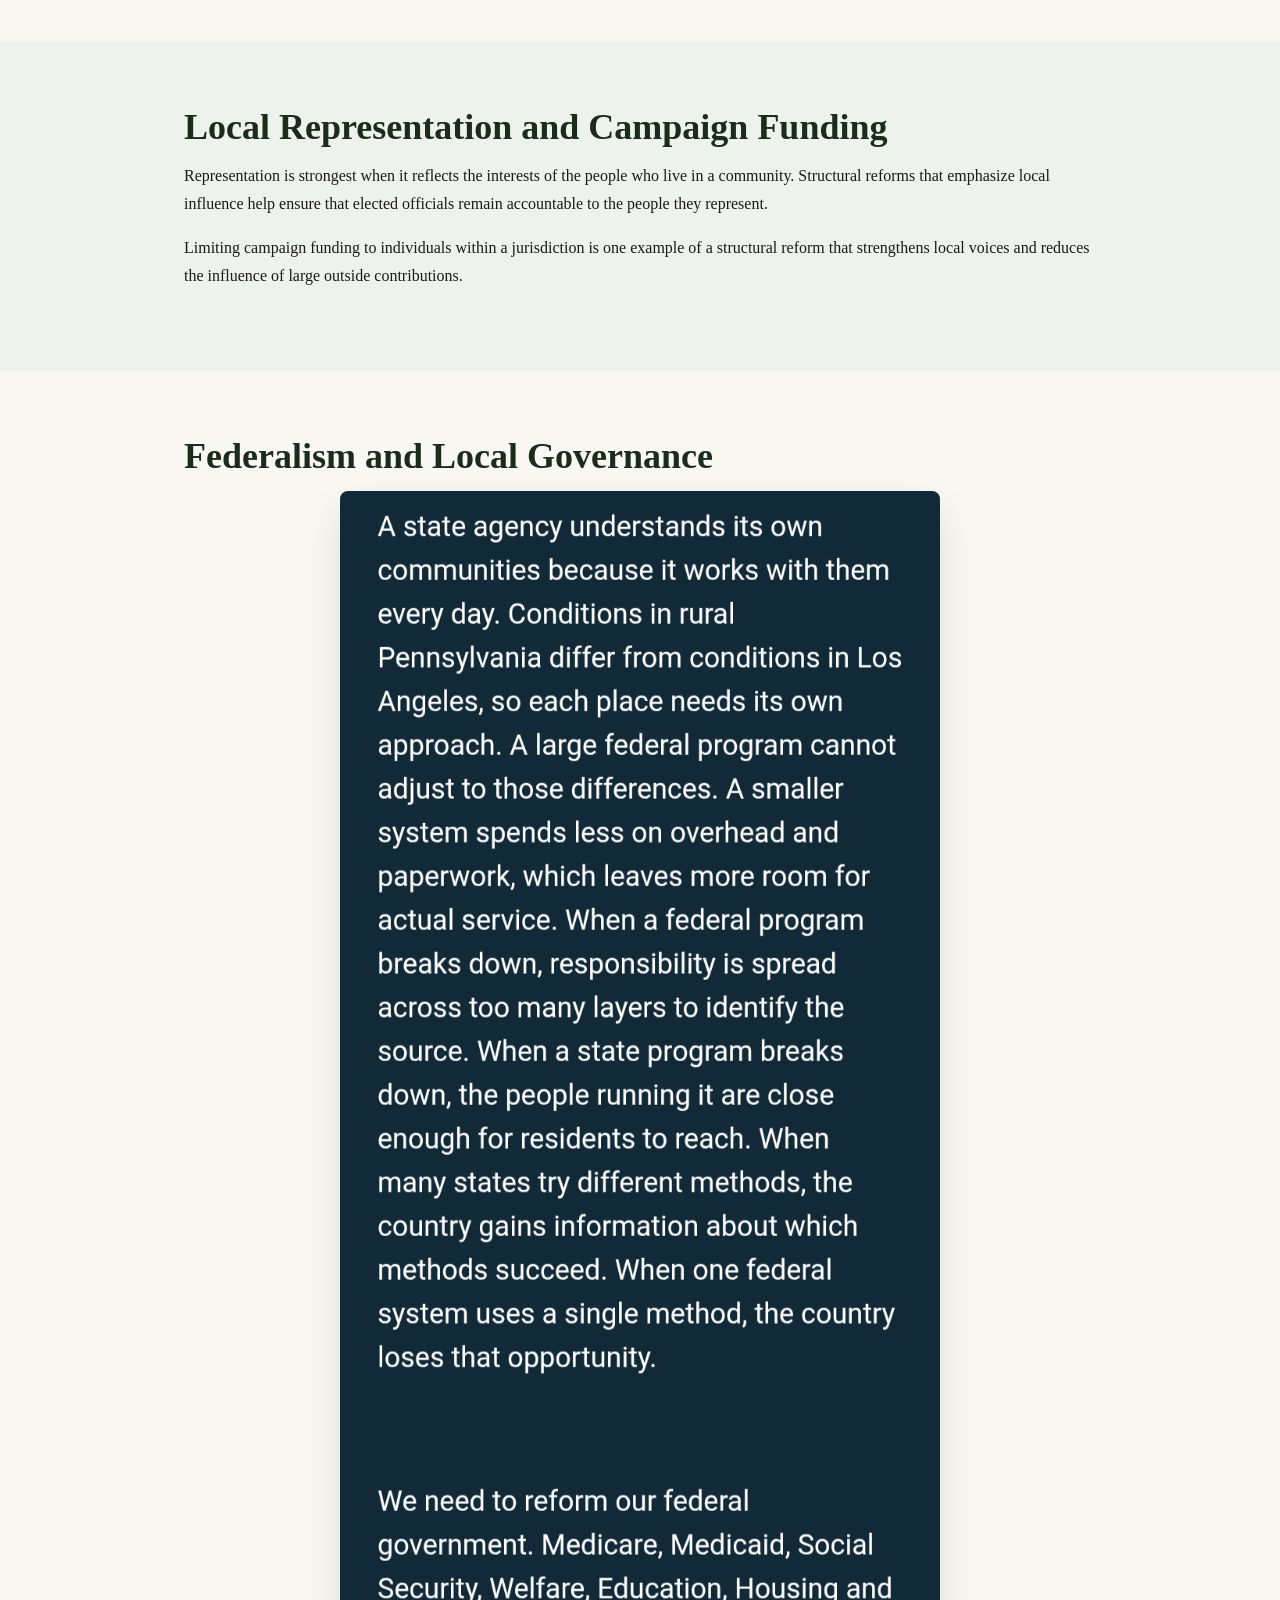
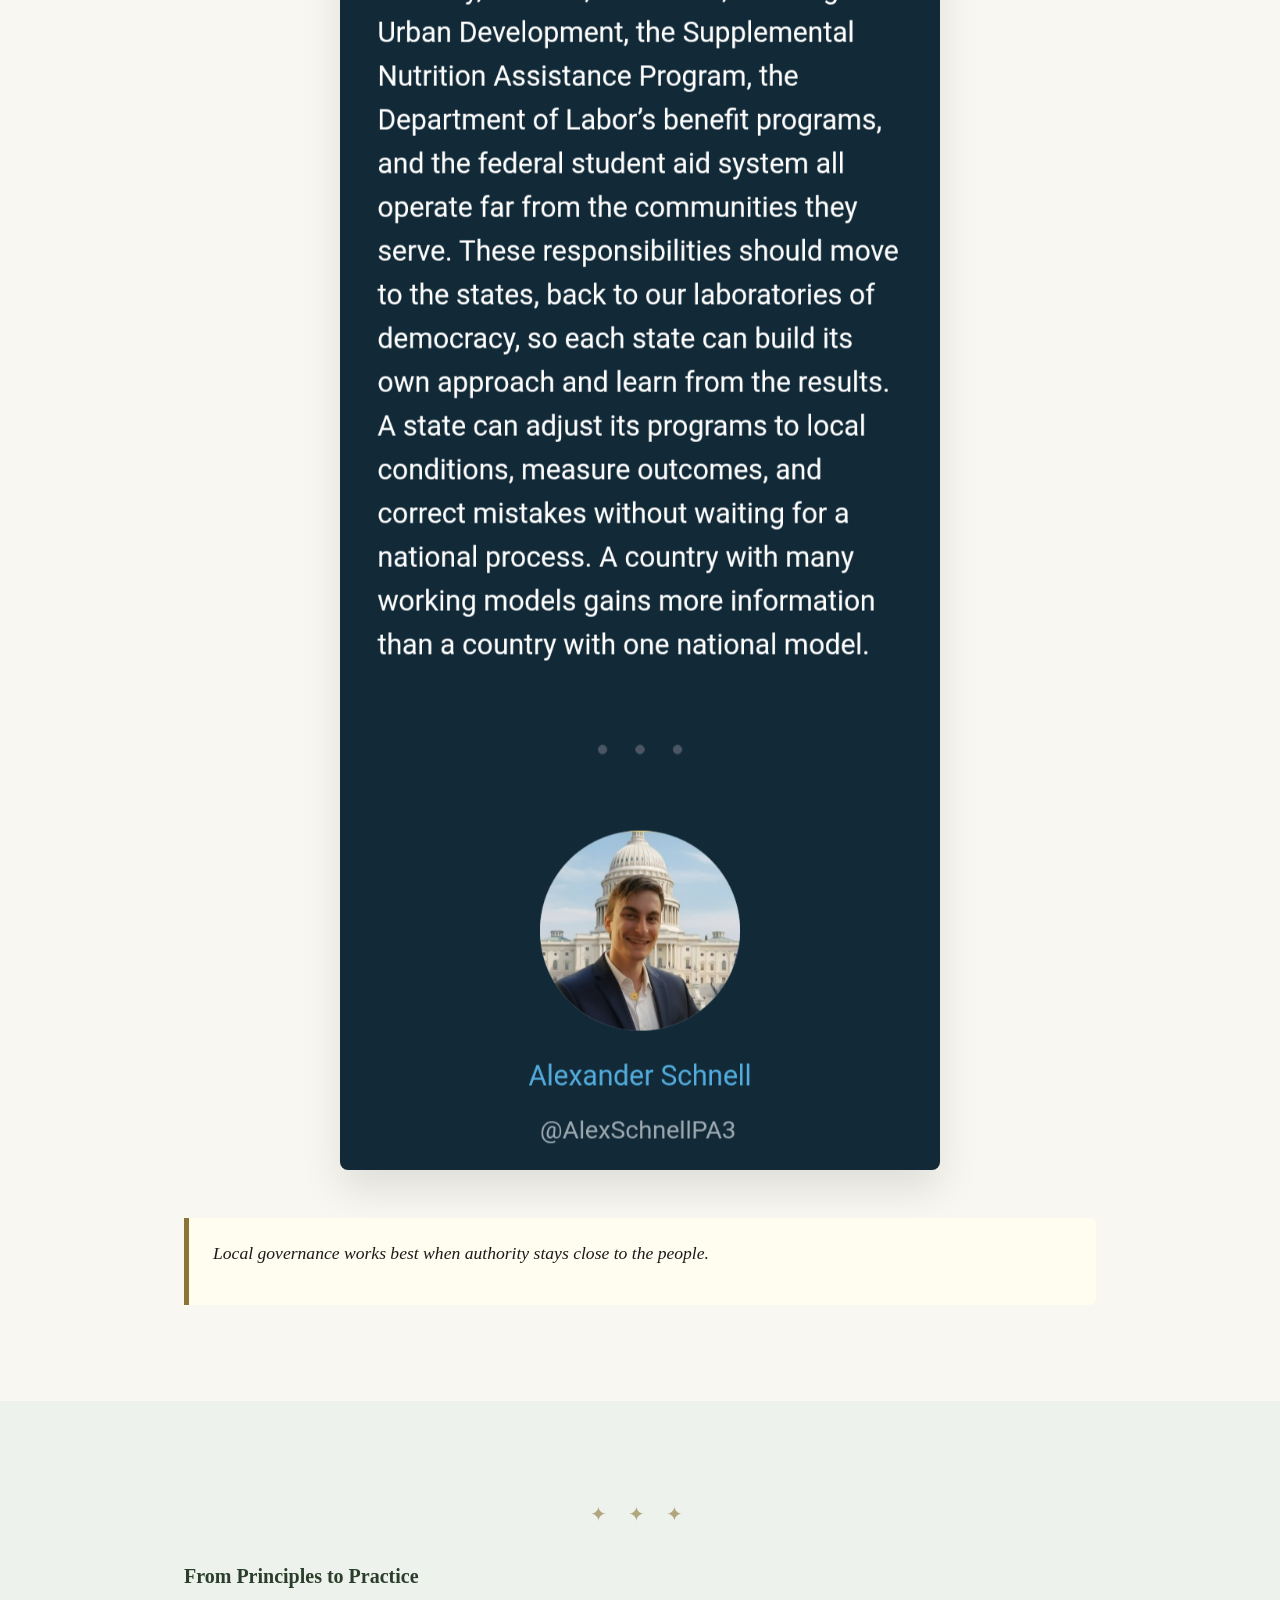
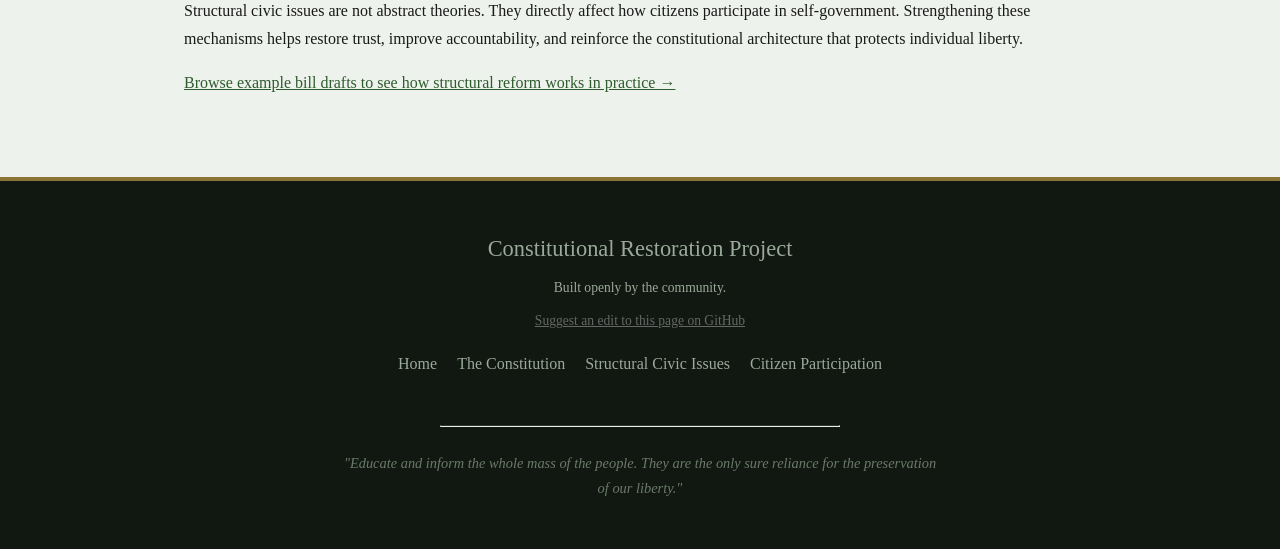
<file: pocketbook.html>
<!DOCTYPE html>
<html lang="en">
<head>
  <meta charset="UTF-8">
  <title>Structural Civic Issues | Constitutional Restoration Project</title>
  <meta name="viewport" content="width=device-width, initial-scale=1.0">
  <meta name="description" content="Structural civic issues that determine how much influence people have in public life: term limits, transparency, and local representation.">
  <link rel="stylesheet" href="css/style.css">
</head>
<body>

<header>
  <p class="eyebrow">Est. in the spirit of 1787</p>
  <h1>Structural Civic Issues</h1>
  <p class="tagline">
    Influence belongs to the people. Structural reform strengthens accountability, transparency,
    and the connection between citizens and their representatives.
  </p>
  <div class="founding-seal">✦ ✦ ✦</div>
</header>

<nav>
  <ul>
    <li><a href="index.html">Home</a></li>
    <li><a href="constitution.html">The Constitution</a></li>
    <li><a href="pocketbook.html">Structural Civic Issues</a></li>
    <li><a href="grassroots.html">Citizen Participation</a></li>
    <li><a href="twitter.html">Updates</a></li>
    <li><a href="contact.html">Contact</a></li>
  </ul>
</nav>

<main>

<section>
  <div class="container">
    <h2>What Are Structural Civic Issues?</h2>
    <p>
      Structural civic issues are the mechanisms that determine how much influence people have
      in public life. They shape the relationship between citizens and their government and
      affect the ability of individuals to participate meaningfully in the political process.
    </p>

    <div class="callout">
      <p>
        Trust grows when government actions are open, accountable, and structurally sound.
      </p>
    </div>
  </div>
</section>

<section>
  <div class="container">
    <h2>Term Limits</h2>
    <p>
      Long political careers can weaken the connection between elected officials and the
      communities they serve. Regular turnover strengthens accountability, encourages
      responsiveness, and brings new perspectives into public life.
    </p>
    <p>
      Term limits are a structural tool that helps ensure government remains close to the people
      and prevents the formation of entrenched political classes.
    </p>
  </div>
</section>

<section>
  <div class="container">
    <h2>Transparency and Accountability</h2>
    <p>
      Public trust depends on clear and accessible information. Many government records remain
      sealed for decades, including files related to major historical events and investigations.
      Transparency allows the public to evaluate government actions and strengthens confidence
      in our institutions.
    </p>

    <p>Key transparency mechanisms include:</p>
    <ul>
      <li>Releasing long-sealed records where appropriate</li>
      <li>Strengthening protections for whistleblowers</li>
      <li>Conducting regular audits of federal programs</li>
    </ul>

    <p>
      These measures help ensure that government remains accountable to the people it serves.
    </p>
  </div>
</section>

<section>
  <div class="container">
    <h2>Local Representation and Campaign Funding</h2>
    <p>
      Representation is strongest when it reflects the interests of the people who live in a
      community. Structural reforms that emphasize local influence help ensure that elected
      officials remain accountable to the people they represent.
    </p>

    <p>
      Limiting campaign funding to individuals within a jurisdiction is one example of a
      structural reform that strengthens local voices and reduces the influence of large
      outside contributions.
    </p>
  </div>
</section>

<section>
  <div class="container">
    <h2>Federalism and Local Governance</h2>
    <img src="images/laboratories-of-democracy.jpg" alt="Federalism illustration" class="content-image">
    <div class="callout">
      <p>
        Local governance works best when authority stays close to the people.
      </p>
    </div>
  </div>
</section>

<section>
  <div class="container">
    <div class="ornament">✦ ✦ ✦</div>
    <h3>From Principles to Practice</h3>
    <p>
      Structural civic issues are not abstract theories. They directly affect how citizens
      participate in self-government. Strengthening these mechanisms helps restore trust,
      improve accountability, and reinforce the constitutional architecture that protects
      individual liberty.
    </p>
	<p>
      <a href="pdf-viewer.html" class="button-style" target="_blank">
        Browse example bill drafts to see how structural reform works in practice &rarr;
      </a>
    </p>
  </div>
</section>

</main>

<footer>
  <div class="footer-logo">Constitutional Restoration Project</div>
  <p>Built openly by the community.</p>
  <a href="https://github.com/alexschnellpa3/alexschnellpa3.github.io/edit/main/pocketbook.html"
     style="font-size: 0.85em; color: #666;">
    Suggest an edit to this page on GitHub
  </a>
  <ul class="footer-links">
    <li><a href="index.html">Home</a></li>
    <li><a href="constitution.html">The Constitution</a></li>
    <li><a href="pocketbook.html">Structural Civic Issues</a></li>
    <li><a href="grassroots.html">Citizen Participation</a></li>
  </ul>
  <hr class="footer-divider" />
  <p class="founding-quote">
    "Educate and inform the whole mass of the people. They are the only sure
    reliance for the preservation of our liberty."
  </p>
</footer>

</body>
</html>
</file>
<file: css/style.css>
/* ===== CSS RESET & BASE ===== */
*, *::before, *::after { box-sizing: border-box; margin: 0; padding: 0; }
html { scroll-behavior: smooth; font-size: 16px; }

body {
  font-family: 'Georgia', serif;
  background: #f9f7f2;
  color: #1a1a1a;
  line-height: 1.75;
}

/* ===== TYPOGRAPHY ===== */
h1, h2, h3, h4 {
  font-family: 'Georgia', serif;
  font-weight: 700;
  line-height: 1.25;
  color: #1c2c1c;
}
h1 { font-size: clamp(2rem, 5vw, 3.25rem); }
h2 { font-size: clamp(1.5rem, 3.5vw, 2.25rem); margin-bottom: 0.75rem; }
h3 { font-size: 1.25rem; margin-bottom: 0.5rem; color: #2a3e2a; }
p  { margin-bottom: 1rem; }
a  { color: #2e5c2e; text-decoration: underline; }
a:hover { color: #1a3a1a; }

ul { padding-left: 1.5rem; margin-bottom: 1rem; }
ul li { margin-bottom: 0.4rem; }

/* ===== LAYOUT ===== */
.container {
  max-width: 960px;
  margin: 0 auto;
  padding: 0 1.5rem;
}

section {
  padding: 4rem 0;
}
section:nth-child(even) {
  background: #eef2ec;
}
section:nth-child(odd) {
  background: #f9f7f2;
}

/* ===== HEADER ===== */
header {
  background: #1c2c1c;
  color: #f9f7f2;
  padding: 3.5rem 1.5rem 2.5rem;
  text-align: center;
  border-bottom: 4px solid #8b7536;
}
header .eyebrow {
  font-size: 0.8rem;
  letter-spacing: 0.2em;
  text-transform: uppercase;
  color: #c4a84b;
  margin-bottom: 0.75rem;
}
header h1 {
  margin-bottom: 1rem;
}
header p.tagline {
  font-size: 1.15rem;
  color: #c8d8c8;
  max-width: 680px;
  margin: 0 auto;
  font-style: italic;
}
header .founding-seal {
  margin-top: 1.5rem;
  font-size: 2rem;
  opacity: 0.55;
  letter-spacing: 0.5rem;
}

/* ===== NAV ===== */
nav {
  background: #2a3e2a;
  position: sticky;
  top: 0;
  z-index: 100;
  box-shadow: 0 2px 8px rgba(0,0,0,0.3);
}
nav ul {
  list-style: none;
  display: flex;
  flex-wrap: wrap;
  justify-content: center;
}
nav ul li a {
  display: block;
  padding: 0.85rem 1.1rem;
  color: #d8e8d8;
  text-decoration: none;
  font-size: 0.88rem;
  letter-spacing: 0.04em;
  transition: background 0.2s, color 0.2s;
}
nav ul li a:hover {
  background: #4a6e4a;
  color: #ffffff;
}

/* ===== HERO BAND ===== */
.hero-band {
  background: #8b7536;
  color: #fff9e8;
  text-align: center;
  padding: 1.25rem 1.5rem;
  font-size: 1rem;
  font-style: italic;
}
.hero-band strong { color: #fff3c0; }

/* ===== CALLOUT ===== */
.callout {
  border-left: 5px solid #8b7536;
  background: #fffdf0;
  padding: 1.25rem 1.5rem;
  margin: 2rem 0;
  border-radius: 0 6px 6px 0;
}
.callout p {
  font-size: 1.1rem;
  font-style: italic;
}
.callout cite {
  font-size: 0.85rem;
  color: #8b7536;
  font-weight: bold;
}

/* ===== CARD GRID ===== */
.card-grid {
  display: grid;
  grid-template-columns: repeat(auto-fit, minmax(260px, 1fr));
  gap: 1.5rem;
  margin-top: 2rem;
}
.card {
  background: #ffffff;
  border: 1px solid #d4d0c4;
  border-top: 4px solid #2a3e2a;
  padding: 1.5rem;
  border-radius: 4px;
  box-shadow: 0 2px 6px rgba(0,0,0,0.06);
}

/* ===== FAILURE TABLE ===== */
.failure-table {
  width: 100%;
  border-collapse: collapse;
  margin-top: 1.5rem;
  font-size: 0.95rem;
}

.failure-table thead tr {
  background: #1c2c1c;
  color: #f9f7f2;
}

.failure-table th {
  padding: 0.75rem 1rem;
  text-align: left;
  font-family: 'Georgia', serif;
}

.failure-table td {
  padding: 0.75rem 1rem;
  border-bottom: 1px solid #d4d0c4;
  vertical-align: top;
}

.failure-table tbody tr:nth-child(even) {
  background: #f2ede4;
}

.failure-table tbody tr:hover {
  background: #e8f0e0;
}

/* ===== BADGES ===== */
.badge {
  display: inline-block;
  padding: 0.15rem 0.5rem;
  border-radius: 3px;
  font-size: 0.75rem;
  font-weight: bold;
  text-transform: uppercase;
  letter-spacing: 0.05em;
}

.badge-high {
  background: #8b2020;
  color: #fff;
}

.badge-med {
  background: #8b7536;
  color: #fff;
}

.badge-struc {
  background: #2a3e2a;
  color: #fff;
}

/* ===== ORNAMENT ===== */
.ornament {
  text-align: center;
  margin: 2rem 0;
  color: #8b7536;
  font-size: 1.25rem;
  letter-spacing: 0.5rem;
  opacity: 0.6;
}

/* ===== IMAGES ===== */
.content-image {
  display: block;
  width: 100%;
  max-width: 600px;
  margin: 0 auto 3rem;
  border-radius: 8px;
  box-shadow: 0 20px 40px rgba(0,0,0,0.1);
}

/* ===== FLEX LAYOUT ===== */
.schnell-flex-container {
  display: flex;
  flex-wrap: wrap;
  gap: 30px;
  align-items: flex-start;
  margin-bottom: 2rem;
}
.schnell-flex-text {
  flex: 1;
  min-width: 300px;
}
.schnell-flex-media {
  flex: 0 0 350px;
  max-width: 100%;
}
@media (max-width: 600px) {
  .schnell-flex-media {
    margin: 0 auto;
  }
}

/* ===== FOOTER ===== */
footer {
  background: #111811;
  color: #9aaa9a;
  padding: 3rem 1.5rem;
  text-align: center;
  border-top: 4px solid #8b7536;
}
footer .footer-logo {
  font-size: 1.4rem;
  margin-bottom: 0.5rem;
}
footer p {
  font-size: 0.85rem;
  margin-bottom: 0.4rem;
}
footer .footer-links {
  list-style: none;
  display: flex;
  flex-wrap: wrap;
  justify-content: center;
  gap: 1.25rem;
  padding: 1rem 0;
}
footer .footer-links a {
  color: #9aaa9a;
  text-decoration: none;
}
footer .footer-links a:hover {
  color: #c4a84b;
}
footer .footer-divider {
  border-top: 1px solid #2a3a2a;
  margin: 1.5rem auto;
  max-width: 400px;
}
footer .founding-quote {
  font-style: italic;
  font-size: 0.9rem;
  color: #6a7a6a;
  max-width: 600px;
  margin: 0 auto;
}
</file>
